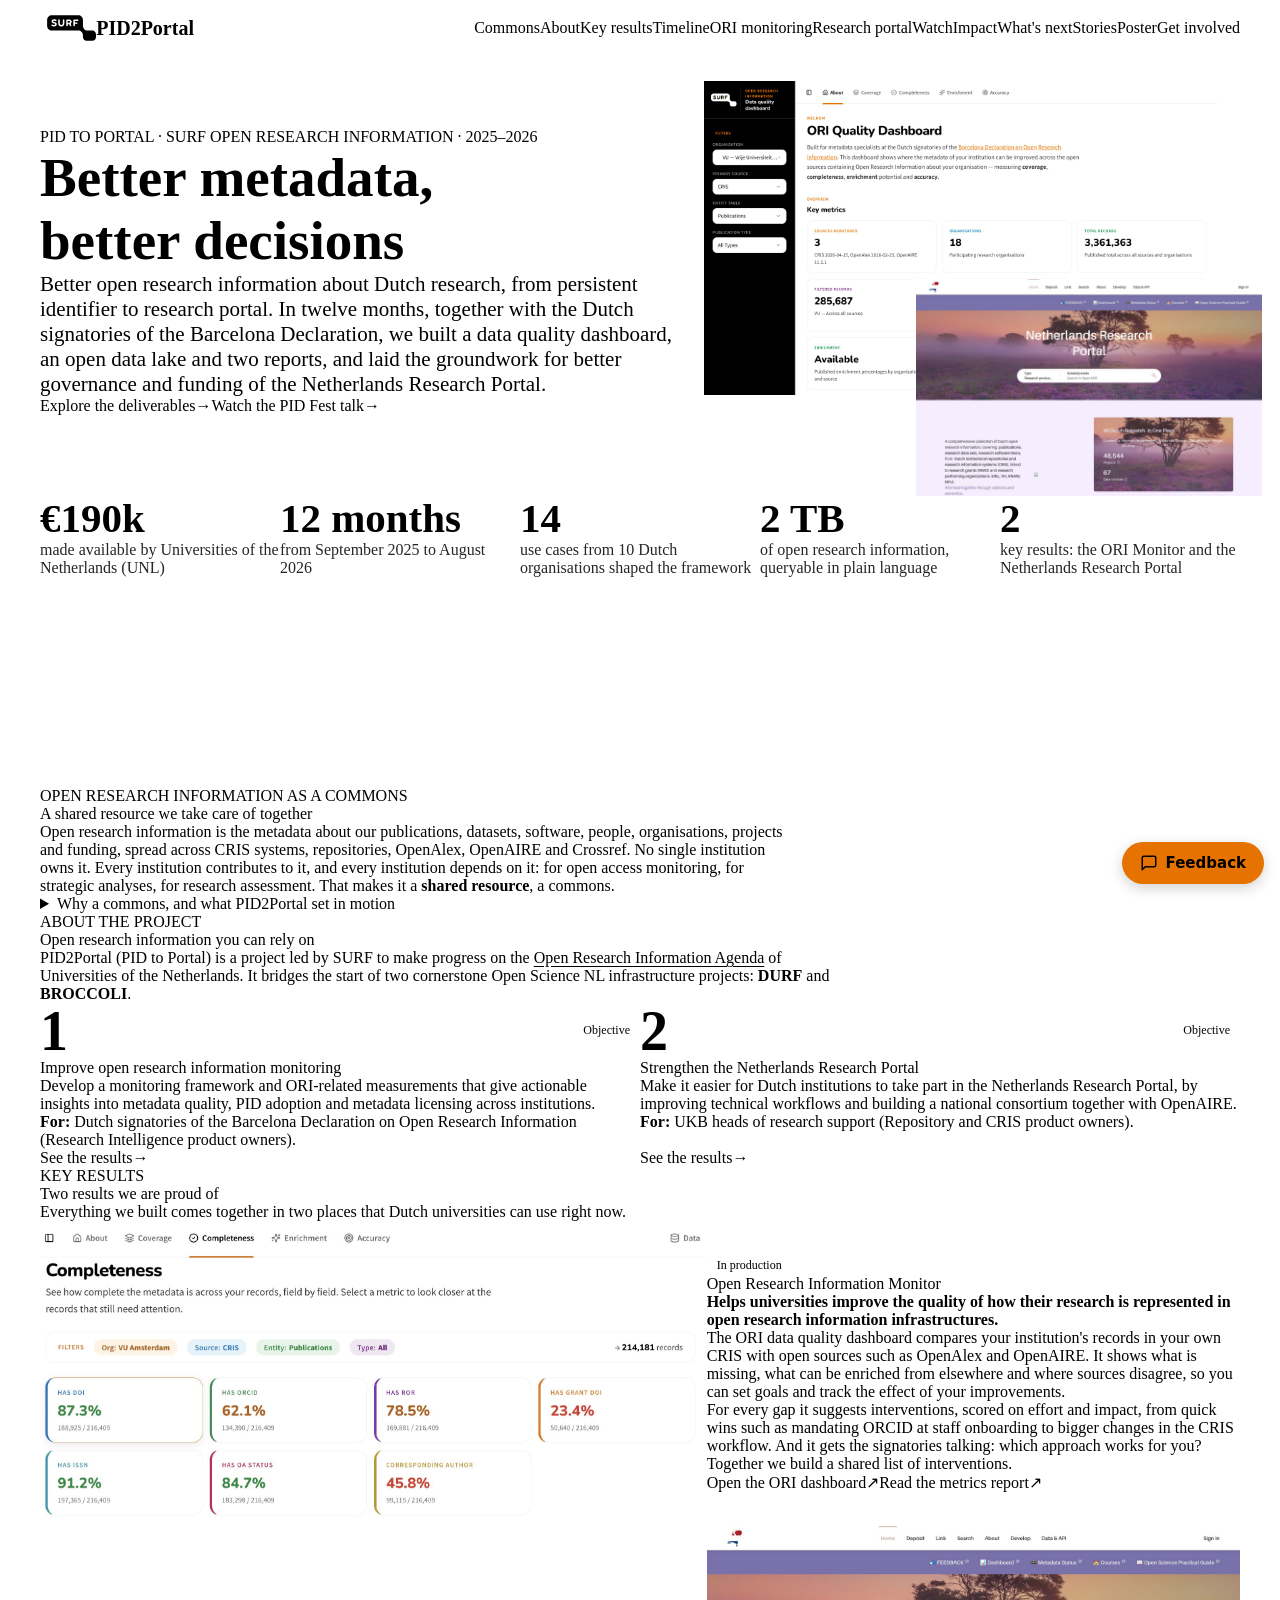
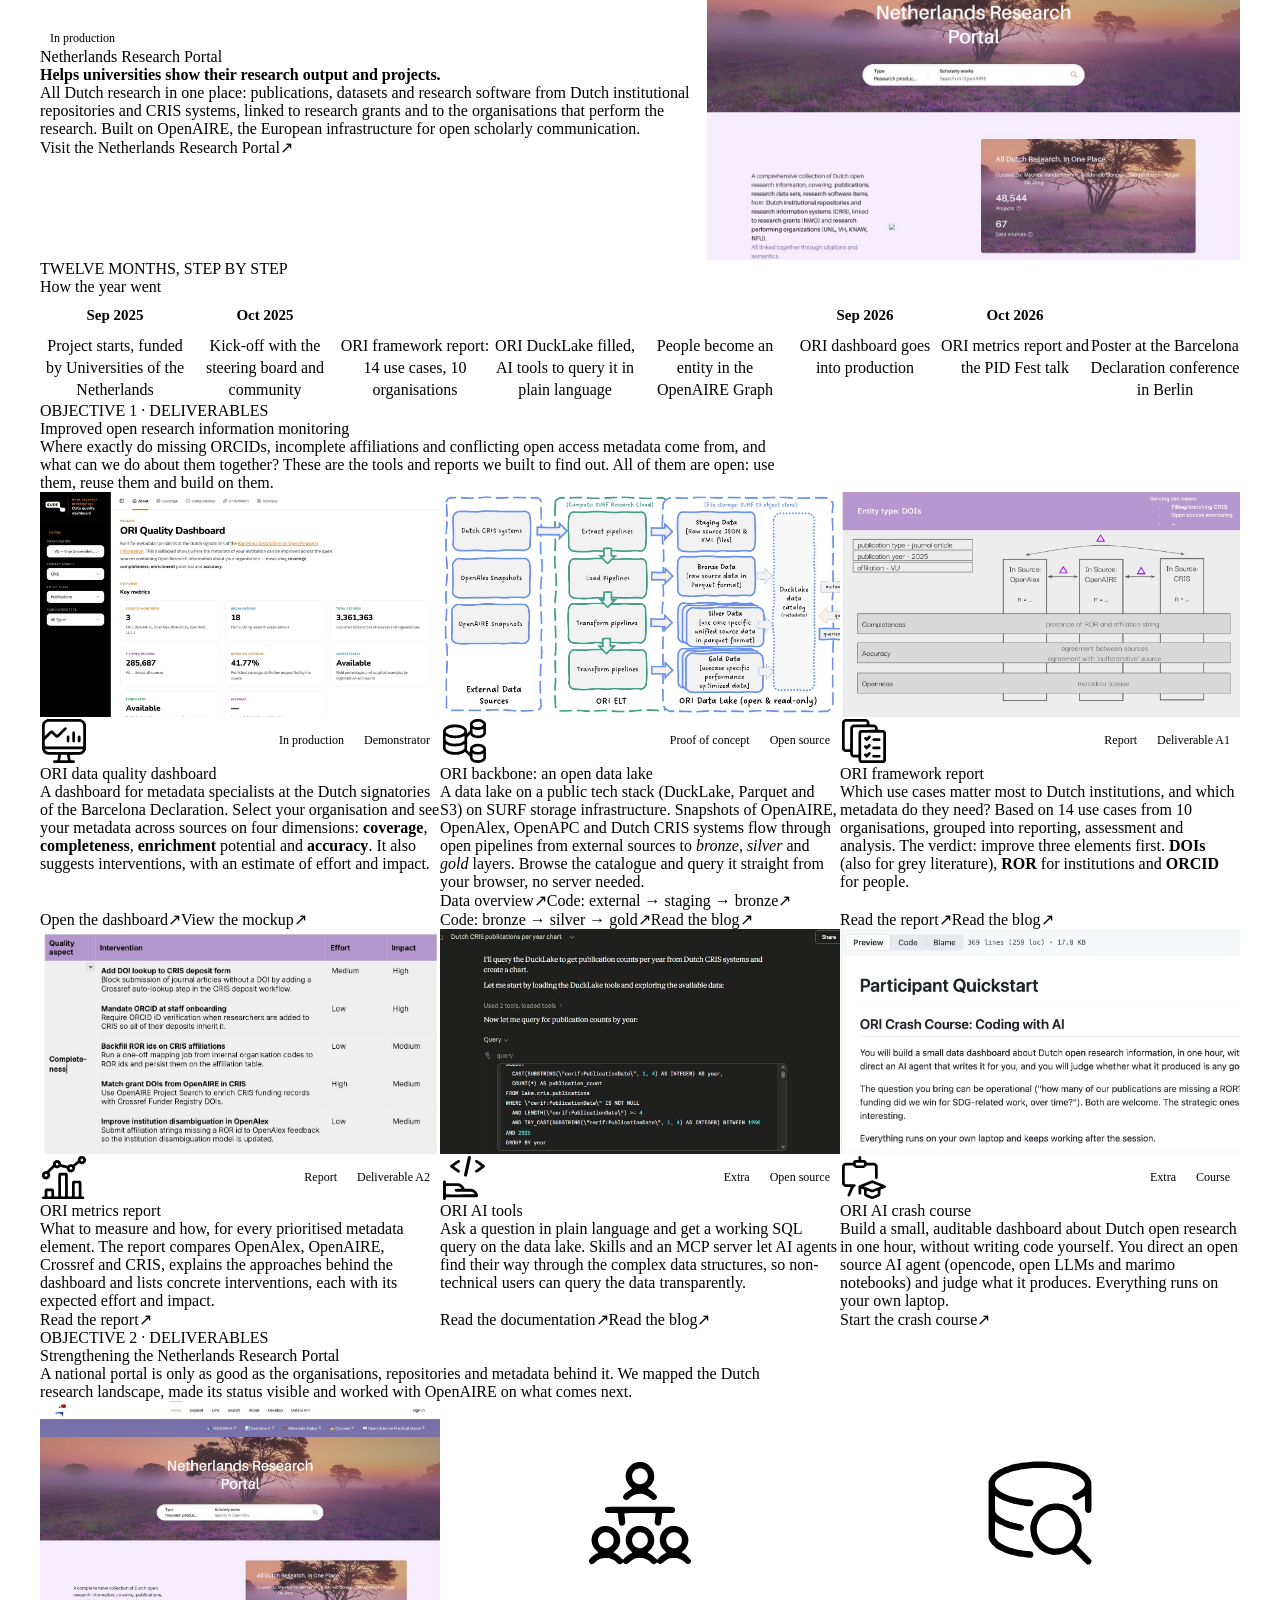
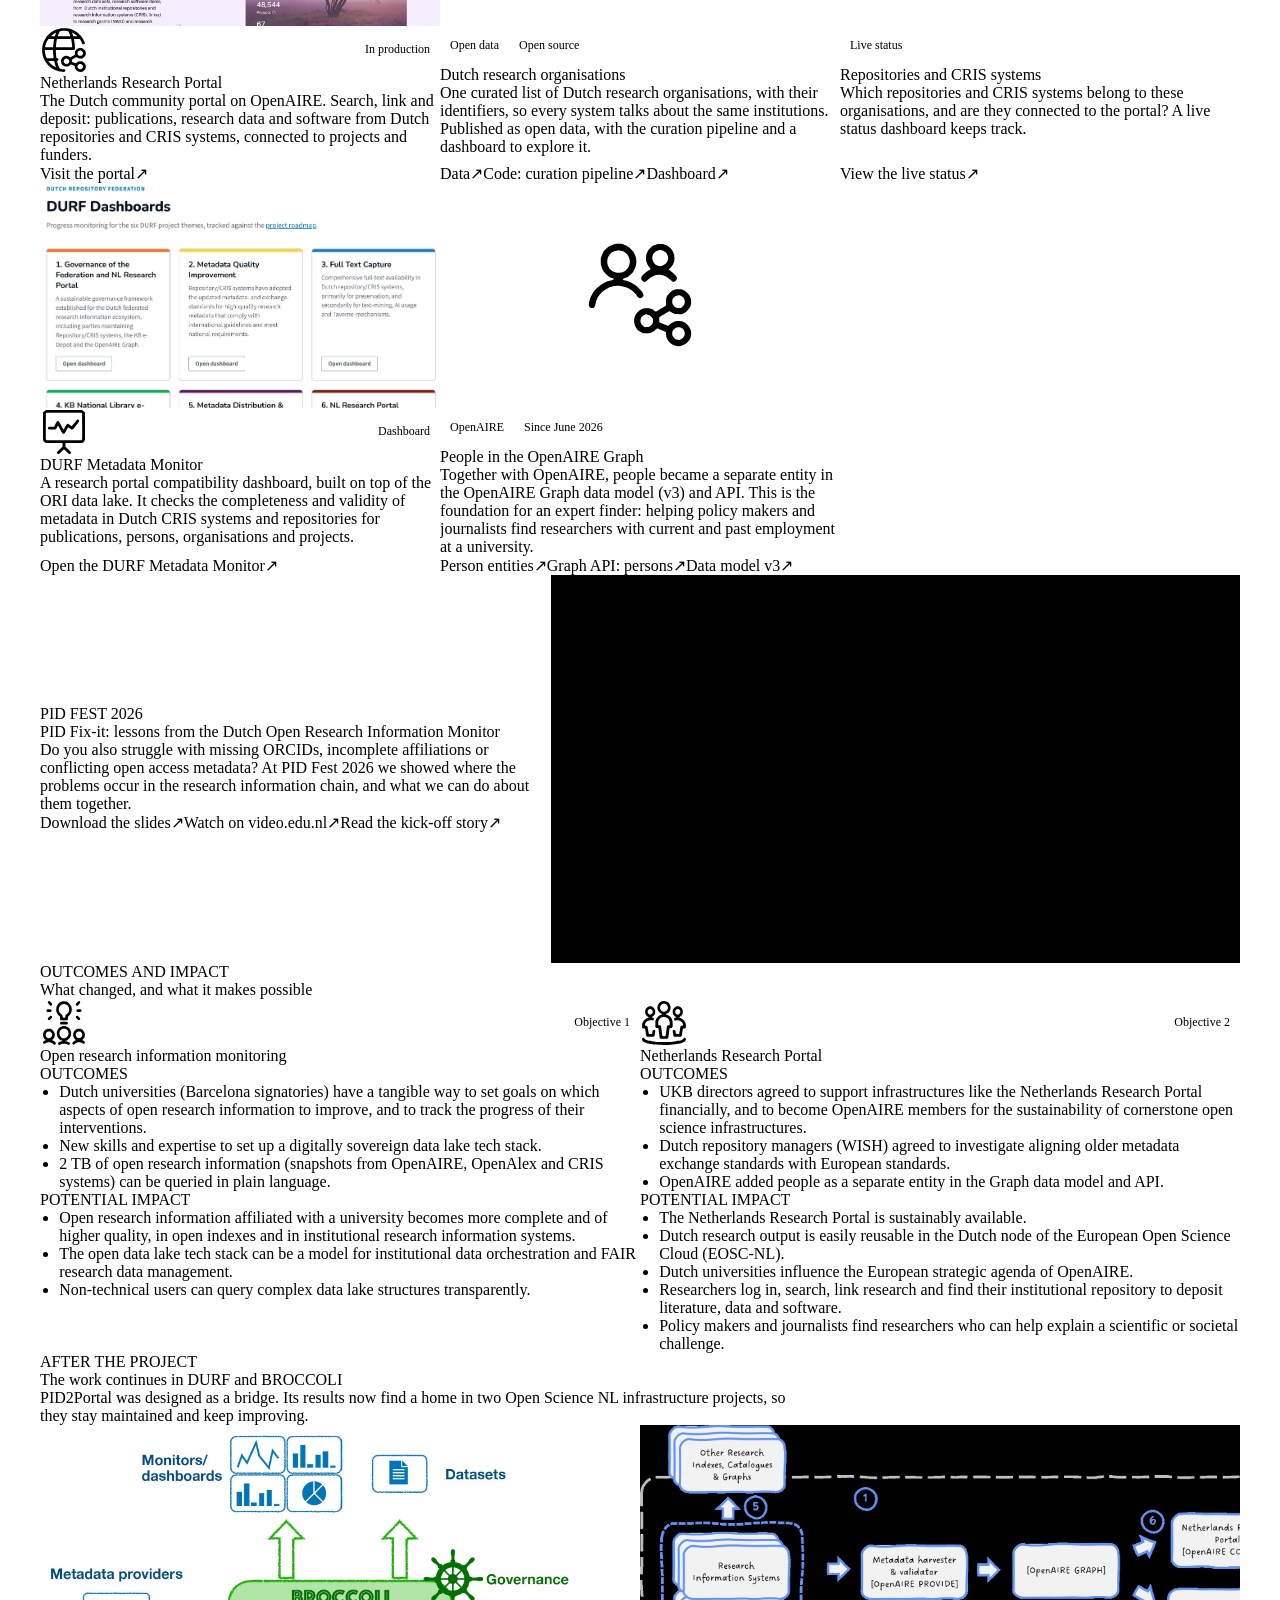
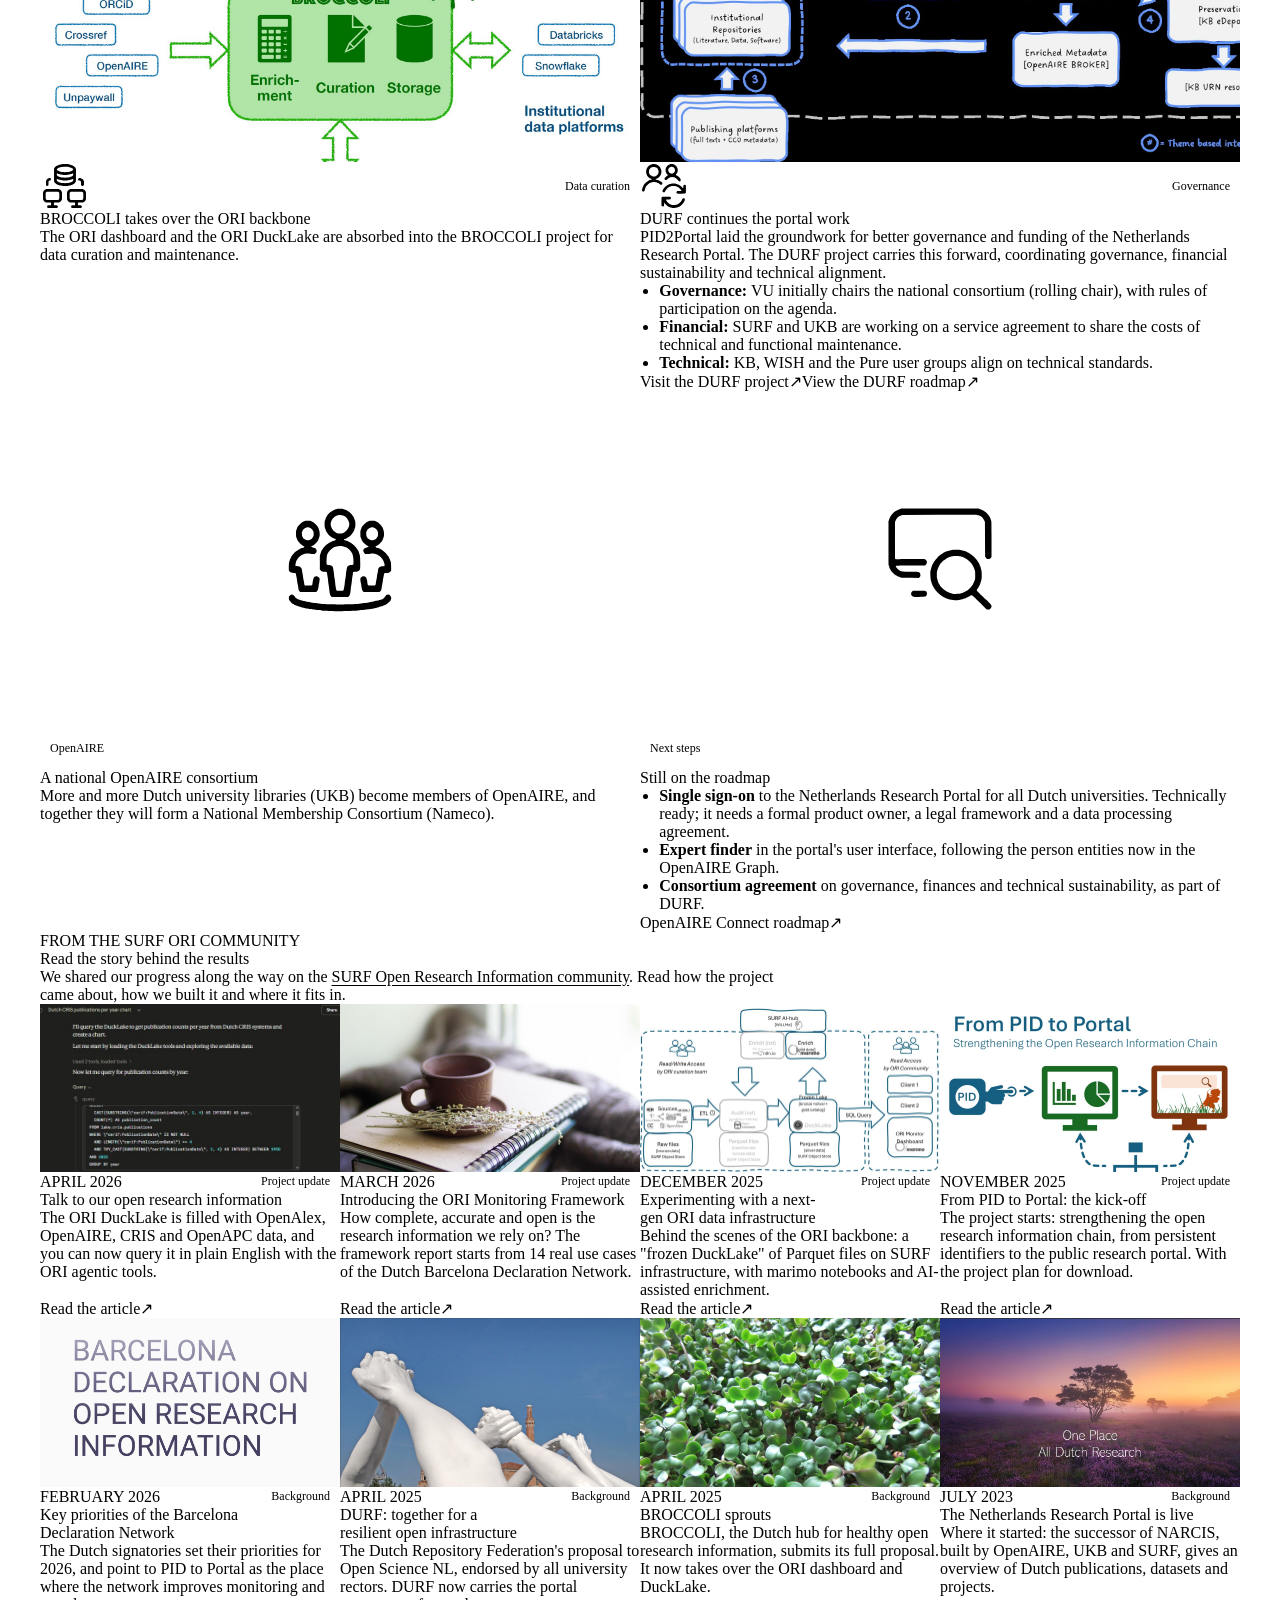
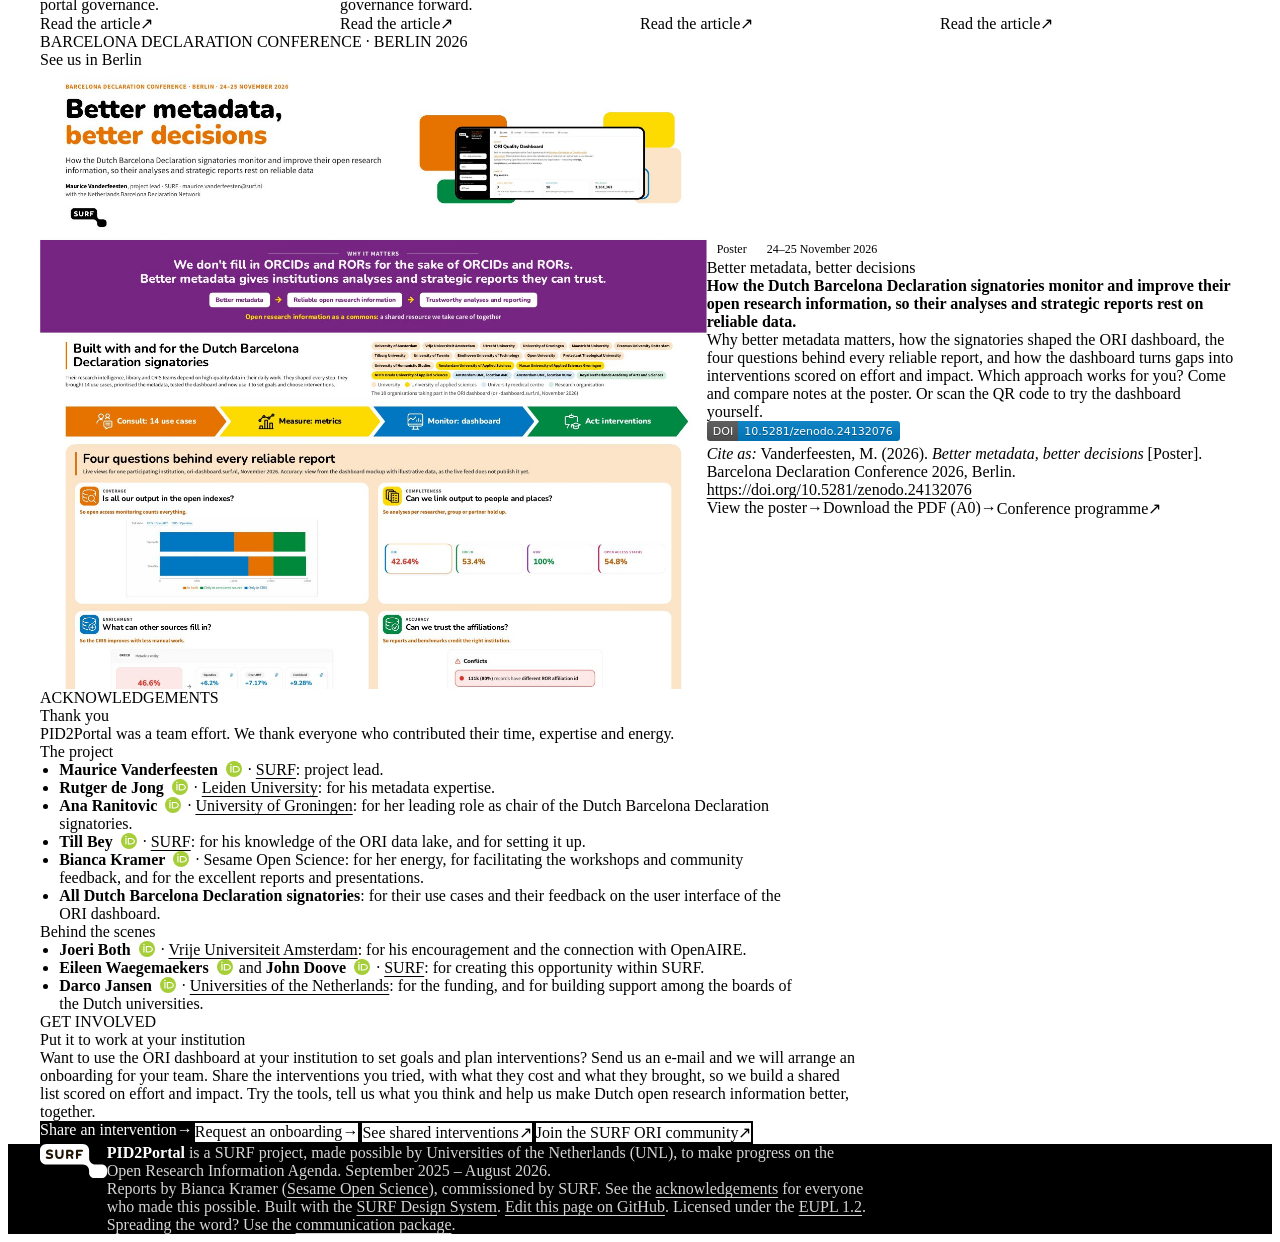
<file: index.html>
<!doctype html>
<html lang="en">
<head>
<meta charset="utf-8">
<meta name="viewport" content="width=device-width, initial-scale=1">
<title>PID2Portal</title>
<meta name="description" content="PID2Portal (PID to Portal): better Dutch open research information, from persistent identifier to research portal. A SURF project funded by Universities of the Netherlands, 2025–2026.">
<meta property="og:title" content="PID2Portal: from PID to Portal">
<meta property="og:description" content="An ORI data quality dashboard, an open data lake, two reports and the Netherlands Research Portal. See what we built and put it to work.">
<meta property="og:image" content="https://surf-ori.github.io/pid2portal-project/assets/img/comms/header-1200x630.jpg">
<meta property="og:image:width" content="1200">
<meta property="og:image:height" content="630">
<meta name="twitter:card" content="summary_large_image">
<meta property="og:type" content="website">

<!-- SURF Design System: theme script first (no flash of the wrong theme), then tokens, Oat + SURF theme, Oat's script. -->
<script src="https://surf-ori.github.io/surf-design-system/components/lib/surf-theme.js"></script>
<script>window.SURFTheme && SURFTheme.init()</script>
<link rel="stylesheet" href="https://surf-ori.github.io/surf-design-system/tokens.css">
<link rel="stylesheet" href="https://surf-ori.github.io/surf-design-system/components/bundle.css">
<script src="https://surf-ori.github.io/surf-design-system/components/lib/oat.min.js" defer></script>

<link rel="stylesheet" href="assets/site.css">
<link rel="icon" href="assets/img/surf-logo.svg">

<script src="assets/vendor/marked-12.0.2.min.js" defer></script>
<script src="assets/site.js" defer></script>
<script src="assets/feedback.js" defer></script>
</head>
<body>
<a class="skip" href="#main">Skip to content</a>

<header class="topbar">
  <div class="topbar-inner">
    <a class="brand" href="#top" aria-label="PID2Portal, back to top">
      <img class="logo logo-light" src="assets/img/surf-logo.svg" alt="SURF">
      <img class="logo logo-dark" src="assets/img/SURF_diap.svg" alt="SURF">
      <span class="brand-name">PID2Portal</span>
    </a>
    <nav class="nav" id="nav" aria-label="Sections"></nav>
    <surf-theme-toggle compact label-light="Light" label-system="System" label-dark="Dark"></surf-theme-toggle>
  </div>
</header>

<main id="main">
  <div id="top"></div>
  <div id="sections" aria-live="polite">
    <p class="loading">Loading…</p>
  </div>
</main>

<footer class="site-footer">
  <div class="wrap footer-inner">
    <img class="footer-logo" src="assets/img/SURF_diap.svg" alt="SURF">
    <div id="footer" class="footer-text"></div>
  </div>
</footer>

<noscript><div class="wrap"><p>This page needs JavaScript to render its content. The texts are also readable on GitHub in the <a href="https://github.com/surf-ori/pid2portal-project/tree/main/content">content folder</a>.</p></div></noscript>
</body>
</html>
</file>
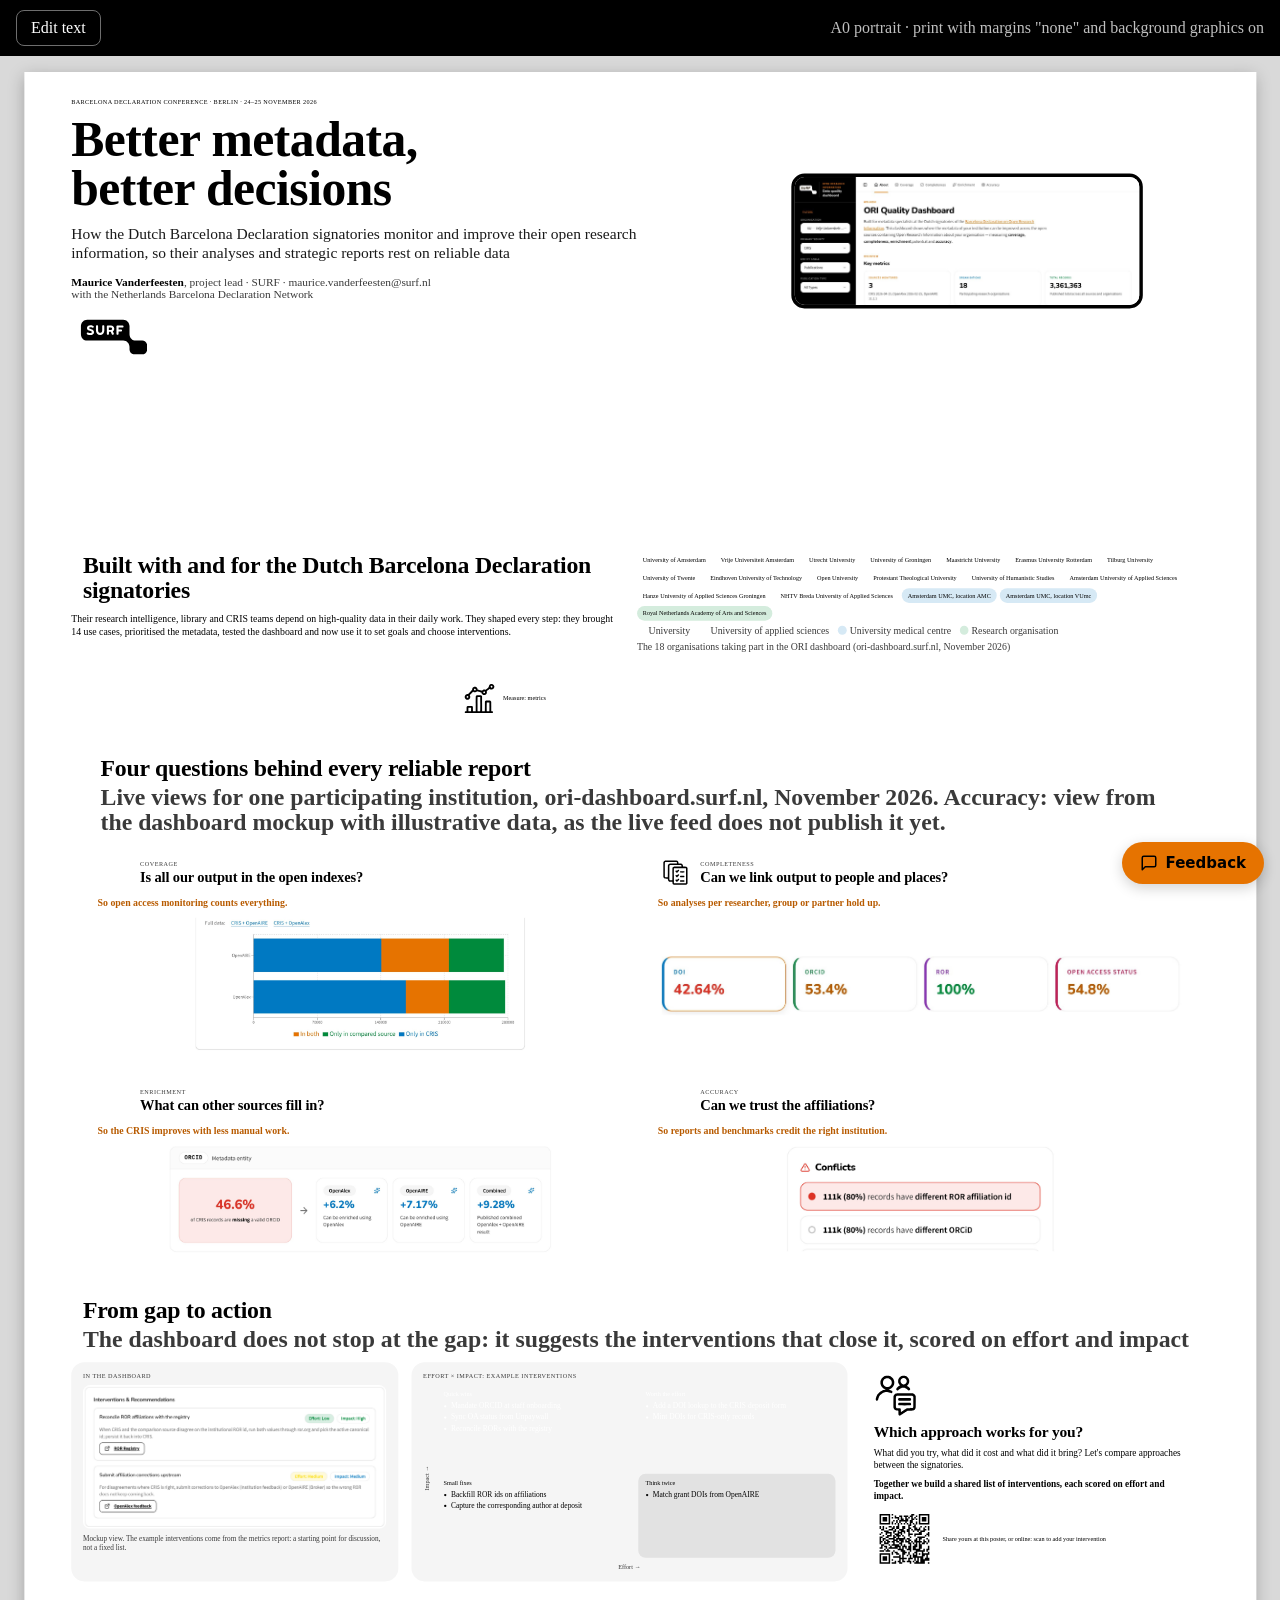
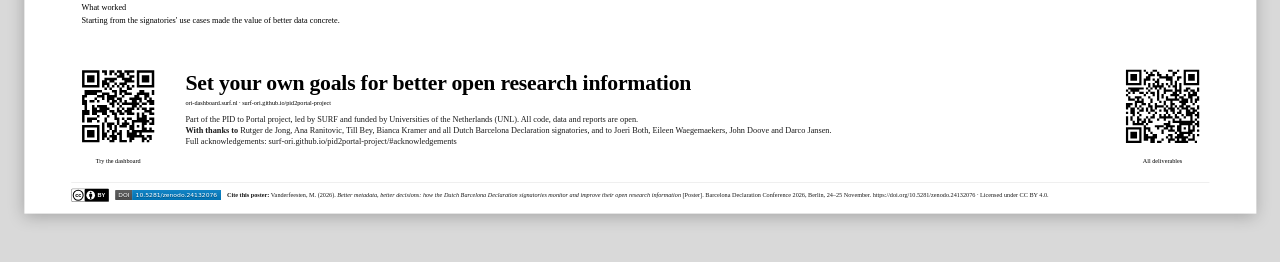
<file: poster/index.html>
<!doctype html>
<html lang="en">
<head>
<meta charset="utf-8">
<meta name="viewport" content="width=device-width, initial-scale=1">
<title>ORI Quality Monitor poster</title>
<!--
  Poster for the Barcelona Declaration conference, Berlin, 24–25 November 2026:
  "ORI Quality Monitoring: lessons from monitoring and improving the quality of Dutch open research information".
  Size: A0 portrait (841 × 1189 mm). Change --poster-w / --poster-h and @page below for another size.
  Style: compositions from the SURF presentation template (cover blocks, ambition slide, process chevrons,
  coloured tiles, timeline with year pills, "thank you" panel).

  Editing:
  - Edit the text straight in this file (each block is marked with a comment),
    or open the page and click "Edit text" to type on the poster itself.
  - "Save as PDF" opens the print dialog: choose "Save as PDF", paper size A0 (or custom 841 × 1189 mm),
    margins none, background graphics on.
  - Images come from ../assets/img/ and pictograms from ../assets/icons/.
    QR codes: qr-ori-dashboard.svg (dashboard), qr-pid2portal.svg (project website).
  - The four dashboard screenshots stretch or shrink to fill the space that is left, so the poster stays one page.
-->
<script src="https://surf-ori.github.io/surf-design-system/components/lib/surf-theme.js"></script>
<link rel="stylesheet" href="https://surf-ori.github.io/surf-design-system/tokens.css">
<style>
  /* A poster is printed: always the light theme. */
  :root {
    --poster-w: 841mm; --poster-h: 1189mm; --pad: 32mm; --gap: 14mm;
    --orange: var(--surf-orange); --yellow: var(--surf-yellow); --blue: var(--surf-blue);
    --green: var(--surf-green-dark); --purple: var(--surf-purple); --peach: var(--surf-orange-100);
  }
  @page { size: 841mm 1189mm; margin: 0; }

  * { box-sizing: border-box; }
  html, body { margin: 0; }
  body { background: #d9d9d9; font-family: var(--font-body); color: #000; -webkit-print-color-adjust: exact; print-color-adjust: exact; }

  /* screen preview: scale the A0 sheet to the window */
  .stage { padding: 72px 24px 48px; display: flex; justify-content: center; }
  .scaler { transform-origin: top center; }
  .poster {
    width: var(--poster-w); height: var(--poster-h); background: #fff; overflow: hidden;
    display: flex; flex-direction: column; position: relative;
    box-shadow: 0 10px 40px rgba(0,0,0,.25);
  }
  @media print {
    body { background: #fff; }
    .stage { padding: 0; display: block; }
    .scaler { transform: none !important; height: auto !important; }
    .poster { box-shadow: none; }
  }
  .toolbar { position: fixed; top: 0; left: 0; right: 0; z-index: 10; display: flex; gap: 8px; align-items: center; padding: 10px 16px; background: #000; color: #fff; font: 600 14px/1.2 var(--font-body); }
  .toolbar button { font: inherit; padding: 8px 14px; border-radius: 8px; border: 0; cursor: pointer; background: var(--orange); color: #000; }
  .toolbar button.alt { background: transparent; color: #fff; border: 1px solid #6e6e6e; }
  .toolbar .hint { margin-left: auto; font-weight: 400; opacity: .75; }
  @media print { .toolbar { display: none !important; } }
  [contenteditable="true"] :hover { outline: 2px dashed var(--orange); outline-offset: 4px; }

  h1, h2, h3, .num { font-family: var(--font-display); letter-spacing: -0.01em; margin: 0; }
  p { margin: 0 0 4mm; }
  b, strong { font-weight: 700; }
  .icon { width: 34mm; height: 34mm; object-fit: contain; display: block; }

  /* template title: thin orange bar before the title */
  .bar-title { font-size: 46pt; line-height: 1.05; padding-left: 8mm; border-left: 2.2mm solid var(--orange); margin-bottom: 9mm; }
  .bar-title small { display: block; font: 600 20pt/1.3 var(--font-body); color: #3a3a3a; margin-top: 3mm; letter-spacing: 0; }

  /* ---------- 1. cover: title + composition of rounded blocks ---------- */
  .cover { position: relative; padding: 18mm var(--pad) 10mm; display: grid; grid-template-columns: 1fr 330mm; gap: 12mm; align-items: center; }
  .eyebrow { font: 700 22pt/1.2 var(--font-body); letter-spacing: .06em; text-transform: uppercase; color: var(--orange); margin-bottom: 7mm; }
  .cover h1 { font-size: 96pt; font-weight: 900; line-height: .98; }
  .cover h1 .accent { color: var(--orange); }
  .cover .sub { font-size: 30pt; line-height: 1.22; margin-top: 8mm; color: #1a1a1a; }
  .authors { font-size: 22pt; margin-top: 9mm; color: #3a3a3a; }
  .authors strong { color: #000; }
  .cover .logo { width: 52mm; margin-top: 6mm; display: block; }
  .collage { position: relative; height: 115mm; }
  .collage > * { position: absolute; border-radius: 9mm; }
  .collage .b-orange { left: 0; top: 4mm; width: 110mm; height: 70mm; background: var(--orange); }
  .collage .b-yellow { right: 8mm; top: 0; width: 90mm; height: 45mm; background: var(--yellow); }
  .collage .b-green  { left: 22mm; bottom: 0; width: 100mm; height: 30mm; background: var(--green); }
  .collage .b-peach  { right: 0; bottom: 0; width: 60mm; height: 70mm; background: var(--peach); }
  .collage .b-blue   { right: 40mm; bottom: 5mm; width: 50mm; height: 40mm; border: 2mm solid var(--blue); background: transparent; }
  .collage .shot { left: 34mm; top: 14mm; width: 240mm; height: 92mm; overflow: hidden; border: 2.5mm solid #000; background: #fff; }
  .collage .shot img { width: 100%; height: 100%; object-fit: cover; object-position: top left; display: block; }

  /* ---------- 2. ambition (template: purple ambition slide) ---------- */
  .ambition { background: var(--purple); color: #fff; padding: 12mm var(--pad) 14mm; text-align: center; }
  .label { display: flex; align-items: center; justify-content: center; gap: 10mm; font: 700 22pt/1 var(--font-body); letter-spacing: .08em; text-transform: uppercase; margin-bottom: 8mm; }
  .label::before, .label::after { content: ""; width: 90mm; height: .6mm; background: currentColor; opacity: .8; }
  .ambition .statement { font-family: var(--font-display); font-weight: 800; font-size: 44pt; line-height: 1.15; max-width: 700mm; margin: 0 auto 6mm; }
  .ambition p { font-size: 22pt; line-height: 1.35; max-width: 640mm; margin: 0 auto; opacity: .95; }

  .chain { display: flex; justify-content: center; align-items: center; gap: 6mm; margin-top: 8mm; flex-wrap: wrap; }
  .chain span { background: #fff; color: var(--purple); font: 800 22pt/1.1 var(--font-display); padding: 5mm 8mm; border-radius: 4mm; }
  .ambition .commons { margin: 7mm auto 0; font: 600 24pt/1.3 var(--font-body); color: #fff; opacity: 1; }
  .ambition .commons b { color: var(--yellow); font-family: var(--font-display); font-weight: 800; }
  .chain i { font: 900 30pt/1 var(--font-display); font-style: normal; color: var(--yellow); }
  .signatories { padding: 12mm var(--pad) 0; display: grid; grid-template-columns: 1fr 1.05fr; gap: 8mm var(--gap); align-items: start; }
  .sig-strip { grid-column: 1 / -1; }
  .strip .arrow { height: 24mm; font-size: 22pt; }
  .strip .arrow img { width: 18mm; height: 18mm; }
  .signatories p { font-size: 19pt; line-height: 1.35; }
  .signatories .bar-title { margin-bottom: 6mm; }
  .members { list-style: none; margin: 0 0 2mm; padding: 0; display: flex; flex-wrap: wrap; gap: 2.2mm; }
  .members li { font: 700 14pt/1 var(--font-body); padding: 2.6mm 4mm; border-radius: 99mm; background: var(--peach); }
  .members .m-uni, .legend .m-uni::before { background: var(--peach); }
  .members .m-hbo, .legend .m-hbo::before { background: var(--yellow); }
  .members .m-umc, .legend .m-umc::before { background: #d6e9f5; }
  .members .m-oth, .legend .m-oth::before { background: #d4ecdd; }
  .legend { display: flex; flex-wrap: wrap; gap: 6mm; margin: 0 0 2mm; font-size: 14pt; color: #3a3a3a; }
  .legend span { display: inline-flex; align-items: center; gap: 2mm; }
  .legend span::before { content: ""; width: 6mm; height: 6mm; border-radius: 99mm; }
  .note { font-size: 14pt; color: #3a3a3a; }
  .why { display: block; color: #b85b00; font-size: 19pt; }

  /* ---------- 3. process chevrons (template: "Process – 4 steps") ---------- */
  .process { padding: 13mm var(--pad) 0; }
  .chevrons { display: grid; grid-template-columns: repeat(4, 1fr); }
  .chev { text-align: center; }
  .chev .arrow img { width: 22mm; height: 22mm; filter: invert(1); margin-right: 5mm; }
  .chev:nth-child(2) .arrow img { filter: none; }
  .chev .arrow {
    height: 38mm; display: flex; align-items: center; justify-content: center; margin-right: -9mm;
    font: 800 28pt/1 var(--font-display); color: #fff;
    clip-path: polygon(0 0, calc(100% - 15mm) 0, 100% 50%, calc(100% - 15mm) 100%, 0 100%, 15mm 50%);
  }
  .chev:first-child .arrow { clip-path: polygon(0 0, calc(100% - 15mm) 0, 100% 50%, calc(100% - 15mm) 100%, 0 100%); }
  .chev:nth-child(1) .arrow { background: var(--orange); }
  .chev:nth-child(2) .arrow { background: var(--yellow); color: #000; }
  .chev:nth-child(3) .arrow { background: var(--blue); }
  .chev:nth-child(4) .arrow { background: var(--green); }
  .chev h3 { font-size: 22pt; margin: 6mm 6mm 2mm; }
  .chev p { font-size: 18pt; line-height: 1.32; margin: 0 7mm 2mm; }
  .chev .ref { font-size: 14pt; color: #3a3a3a; }

  /* ---------- 4. four questions on a peach panel ---------- */
  .dims { margin: 10mm var(--pad) 0; padding: 10mm 12mm 12mm; background: var(--peach); border-radius: 12mm; flex: 1 1 auto; display: flex; flex-direction: column; min-height: 0; }
  .dim-grid { display: grid; grid-template-columns: 1fr 1fr; grid-template-rows: 1.15fr 1fr; gap: 9mm 12mm; flex: 1 1 0; min-height: 0; }
  .dim { display: flex; flex-direction: column; min-height: 0; background: #fff; border-radius: 9mm; padding: 5mm 6mm 5mm; }
  .dim-head { display: flex; gap: 5mm; align-items: center; }
  .chip { flex: none; width: 24mm; height: 24mm; border-radius: 6mm; display: grid; place-items: center; }
  .chip img { width: 18mm; height: 18mm; filter: invert(1); }
  .dim:nth-child(1) .chip { background: var(--orange); }
  .dim:nth-child(2) .chip { background: var(--yellow); } .dim:nth-child(2) .chip img { filter: none; }
  .dim:nth-child(3) .chip { background: var(--blue); }
  .dim:nth-child(4) .chip { background: var(--green); }
  .dim .kicker { font: 700 16pt/1 var(--font-body); text-transform: uppercase; letter-spacing: .08em; color: #3a3a3a; }
  .dim h3 { font-size: 28pt; line-height: 1.1; margin-top: 1.5mm; }
  .dim p { font-size: 17pt; line-height: 1.35; margin: 4mm 0 4mm; color: #1a1a1a; }
  .shot-frame { flex: 1 1 0; min-height: 35mm; display: flex; border: 0; border-radius: 6mm; overflow: hidden; background: #fff; margin: 0; }
  .shot-frame img { width: 100%; height: 100%; object-fit: contain; object-position: center; display: block; }

  /* ---------- 5. from gap to action ---------- */
  .action { padding: 12mm var(--pad) 0; }
  .action .bar-title { margin-bottom: 7mm; }
  .action-grid { display: grid; grid-template-columns: 0.75fr 1fr 0.8fr; gap: 9mm; align-items: stretch; }
  .act-card { background: #f5f5f5; border-radius: 9mm; padding: 7mm 8mm; display: flex; flex-direction: column; }
  .kicker { font: 700 16pt/1 var(--font-body); text-transform: uppercase; letter-spacing: .08em; color: #3a3a3a; margin-bottom: 4mm; }
  .act-shot { margin: 0; background: #fff; border-radius: 5mm; overflow: hidden; }
  .act-shot img { display: block; width: 100%; }
  .act-card .note { margin-top: 4mm; }
  .matrix { position: relative; display: grid; grid-template-columns: 1fr 1fr; grid-template-rows: 1fr 1fr; gap: 3mm; padding: 0 0 9mm 9mm; flex: 1; }
  .ax { position: absolute; font: 700 15pt/1 var(--font-body); color: #3a3a3a; }
  .ax-x { bottom: 0; left: 50%; transform: translateX(-50%); }
  .ax-y { left: 0; top: 50%; transform: translate(-50%, -50%) rotate(-90deg); transform-origin: center; margin-left: 3mm; }
  .q { border-radius: 5mm; padding: 4mm 5mm; }
  .q b { display: block; font: 800 19pt/1.1 var(--font-display); margin-bottom: 2mm; }
  .q ul { margin: 0; padding-left: 5mm; }
  .q li { font-size: 14.5pt; line-height: 1.3; margin-bottom: 1mm; }
  .q-win { background: var(--green); color: #fff; }        /* low effort, high impact: top left */
  .q-big { background: var(--blue); color: #fff; }         /* high effort, high impact: top right */
  .q-easy { background: var(--yellow); }                   /* low effort, lower impact: bottom left */
  .q-later { background: #e2e2e2; }                        /* high effort, lower impact: bottom right */
  .act-call { background: var(--yellow); border-radius: 9mm; padding: 8mm 9mm; display: flex; flex-direction: column; }
  .act-call .icon { width: 30mm; height: 30mm; margin-bottom: 4mm; }
  .act-call h3 { font-size: 30pt; line-height: 1.08; margin-bottom: 4mm; }
  .act-call p { font-size: 18pt; line-height: 1.35; }
  .act-call .cta { margin-top: auto; display: flex; gap: 5mm; align-items: center; }
  .act-call .cta img { width: 42mm; height: 42mm; background: #fff; border-radius: 3mm; padding: 2mm; flex: none; }
  .act-call .cta p { margin: 0; font: 800 18pt/1.2 var(--font-display); }

  /* ---------- 6. reflections, slim ---------- */
  .reflect-row { padding: 9mm var(--pad) 0; display: grid; grid-template-columns: repeat(3, 1fr); gap: 7mm; }
  .r { border-radius: 6mm; padding: 5mm 7mm; font-size: 16pt; line-height: 1.32; }
  .r b { display: block; font: 800 20pt/1.1 var(--font-display); margin-bottom: 1.5mm; }
  .r-yellow { background: var(--peach); }
  .r-orange { background: var(--orange); color: #fff; }
  .r-green { background: var(--green); color: #fff; }

  /* ---------- 6. timeline with year pills (template: "Timeline") ---------- */
  .timeline { padding: 11mm var(--pad) 0; }
  .tl { position: relative; display: grid; grid-template-columns: repeat(6, 1fr); text-align: center; }
  .tl::before { content: ""; position: absolute; left: 0; right: 0; top: 9mm; height: .8mm; background: #9b9b9b; }
  .tl div { position: relative; }
  .pill { display: inline-block; font: 800 16pt/1 var(--font-display); color: #fff; padding: 5mm 6mm; border-radius: 3mm; }
  .tl div:nth-child(5n+1) .pill { background: var(--orange); }
  .tl div:nth-child(5n+2) .pill { background: var(--yellow); color: #000; }
  .tl div:nth-child(5n+3) .pill { background: var(--blue); }
  .tl div:nth-child(5n+4) .pill { background: var(--green); }
  .tl div:nth-child(5n+5) .pill { background: var(--purple); }
  .tl p { font-size: 15pt; line-height: 1.3; margin: 3mm 3mm 0; }

  /* ---------- 7. closing panel (template: "Thank you" on yellow) ---------- */
  .foot { margin-top: 10mm; background: var(--yellow); padding: 8mm var(--pad); display: grid; grid-template-columns: auto 1fr auto; gap: 14mm; align-items: center; }
  .qr { width: 64mm; text-align: center; }
  .qr img { display: block; width: 100%; background: #fff; border-radius: 6mm; padding: 4mm; }
  .qr span { display: block; font: 800 18pt/1.2 var(--font-display); margin-top: 3mm; }
  .foot h2 { font-size: 42pt; line-height: 1.05; }
  .foot .url { font: 700 24pt/1.3 var(--font-body); margin: 4mm 0 0; }
  .foot .small { font-size: 16pt; color: #1a1a1a; margin-top: 5mm; line-height: 1.35; }
  .foot .logo { width: 60mm; margin-top: 6mm; display: block; }
  .cite { grid-column: 1 / -1; display: flex; align-items: center; gap: 4mm; margin: -2mm 0 0; padding-top: 4mm; border-top: .4mm solid rgba(0,0,0,.25); font-size: 12pt; line-height: 1.3; color: #1a1a1a; }
  .cite img { width: 26mm; height: auto; flex: none; }
  .cite img.doi { width: auto; height: 7.5mm; }
</style>
</head>
<body>

<div class="toolbar">
  <button id="edit" class="alt" type="button" aria-pressed="false">Edit text</button>
  <button id="print" type="button">Save as PDF</button>
  <span class="hint">A0 portrait · print with margins "none" and background graphics on</span>
</div>

<div class="stage"><div class="scaler" id="scaler">
<article class="poster" id="poster">

  <!-- ===== 1. COVER ===== -->
  <header class="cover">
    <div>
      <p class="eyebrow">Barcelona Declaration Conference · Berlin · 24–25 November 2026</p>
      <h1>Better metadata,<br><span class="accent">better decisions</span></h1>
      <p class="sub">How the Dutch Barcelona Declaration signatories monitor and improve their open research information, so their analyses and strategic reports rest on reliable data</p>
      <p class="authors"><strong>Maurice Vanderfeesten</strong>, project lead · SURF · maurice.vanderfeesten@surf.nl<br>with the Netherlands Barcelona Declaration Network</p>
      <img class="logo" src="../assets/img/surf-logo.svg" alt="SURF">
    </div>
    <div class="collage" aria-hidden="true">
      <span class="b-yellow"></span>
      <span class="b-orange"></span>
      <span class="b-peach"></span>
      <span class="b-green"></span>
      <span class="b-blue"></span>
      <figure class="shot"><img src="../assets/img/ori-dashboard.jpg" alt=""></figure>
    </div>
  </header>

  <!-- ===== 2. WHY IT MATTERS ===== -->
  <section class="ambition">
    <p class="label">Why it matters</p>
    <p class="statement">We don't fill in ORCIDs and RORs for the sake of ORCIDs and RORs.<br>Better metadata gives institutions analyses and strategic reports they can trust.</p>
    <div class="chain">
      <span>Better metadata</span><i aria-hidden="true">→</i><span>Reliable open research information</span><i aria-hidden="true">→</i><span>Trustworthy analyses and reporting</span>
    </div>
    <p class="commons"><b>Open research information as a commons:</b> a shared resource we take care of together</p>
  </section>

  <!-- ===== 2b. THE SIGNATORIES ===== -->
  <section class="signatories">
    <div>
      <h2 class="bar-title">Built with and for the Dutch Barcelona Declaration signatories</h2>
      <p>Their research intelligence, library and CRIS teams depend on high-quality data in their daily work. They shaped every step: they brought 14 use cases, prioritised the metadata, tested the dashboard and now use it to set goals and choose interventions.</p>
    </div>
    <div>
      <ul class="members">
        <li class="m-uni">University of Amsterdam</li>
        <li class="m-uni">Vrije Universiteit Amsterdam</li>
        <li class="m-uni">Utrecht University</li>
        <li class="m-uni">University of Groningen</li>
        <li class="m-uni">Maastricht University</li>
        <li class="m-uni">Erasmus University Rotterdam</li>
        <li class="m-uni">Tilburg University</li>
        <li class="m-uni">University of Twente</li>
        <li class="m-uni">Eindhoven University of Technology</li>
        <li class="m-uni">Open University</li>
        <li class="m-uni">Protestant Theological University</li>
        <li class="m-uni">University of Humanistic Studies</li>
        <li class="m-hbo">Amsterdam University of Applied Sciences</li>
        <li class="m-hbo">Hanze University of Applied Sciences Groningen</li>
        <li class="m-hbo">NHTV Breda University of Applied Sciences</li>
        <li class="m-umc">Amsterdam UMC, location AMC</li>
        <li class="m-umc">Amsterdam UMC, location VUmc</li>
        <li class="m-oth">Royal Netherlands Academy of Arts and Sciences</li>
      </ul>
      <p class="legend"><span class="m-uni">University</span><span class="m-hbo">University of applied sciences</span><span class="m-umc">University medical centre</span><span class="m-oth">Research organisation</span></p>
      <p class="note">The 18 organisations taking part in the ORI dashboard (ori-dashboard.surf.nl, November 2026)</p>
    </div>
    <div class="sig-strip">
    <div class="chevrons strip">
      <div class="chev"><div class="arrow"><img src="../assets/icons/collaboration-03.svg" alt="">Consult: 14 use cases</div></div>
      <div class="chev"><div class="arrow"><img src="../assets/icons/research-03.svg" alt="">Measure: metrics</div></div>
      <div class="chev"><div class="arrow"><img src="../assets/icons/research-20.svg" alt="">Monitor: dashboard</div></div>
      <div class="chev"><div class="arrow"><img src="../assets/icons/collaboration-09.svg" alt="">Act: interventions</div></div>
    </div>
    </div>
  </section>

  <!-- ===== 4. FOUR QUESTIONS ===== -->
  <section class="dims">
    <h2 class="bar-title">Four questions behind every reliable report<small>Live views for one participating institution, ori-dashboard.surf.nl, November 2026. Accuracy: view from the dashboard mockup with illustrative data, as the live feed does not publish it yet.</small></h2>
    <div class="dim-grid">
      <div class="dim">
        <div class="dim-head"><span class="chip"><img src="../assets/icons/data-10.svg" alt=""></span><div><span class="kicker">Coverage</span><h3>Is all our output in the open indexes?</h3></div></div>
        <p><b class="why">So open access monitoring counts everything.</b></p>
        <figure class="shot-frame"><img src="../assets/img/dashboard/live-coverage.jpg" alt="Coverage tab: CRIS compared with OpenAlex, Crossref and OpenAIRE"></figure>
      </div>
      <div class="dim">
        <div class="dim-head"><span class="chip"><img src="../assets/icons/research-17.svg" alt=""></span><div><span class="kicker">Completeness</span><h3>Can we link output to people and places?</h3></div></div>
        <p><b class="why">So analyses per researcher, group or partner hold up.</b></p>
        <figure class="shot-frame"><img src="../assets/img/dashboard/live-completeness-row.jpg" alt="Completeness tab: share of records per metadata field"></figure>
      </div>
      <div class="dim">
        <div class="dim-head"><span class="chip"><img src="../assets/icons/data-02.svg" alt=""></span><div><span class="kicker">Enrichment</span><h3>What can other sources fill in?</h3></div></div>
        <p><b class="why">So the CRIS improves with less manual work.</b></p>
        <figure class="shot-frame"><img src="../assets/img/dashboard/live-enrichment.jpg" alt="Enrichment tab: missing RORs that can be recovered from OpenAIRE and OpenAlex"></figure>
      </div>
      <div class="dim">
        <div class="dim-head"><span class="chip"><img src="../assets/icons/data-03.svg" alt=""></span><div><span class="kicker">Accuracy</span><h3>Can we trust the affiliations?</h3></div></div>
        <p><b class="why">So reports and benchmarks credit the right institution.</b></p>
        <figure class="shot-frame"><img src="../assets/img/dashboard/accuracy-mockup.jpg" alt="Accuracy: conflicts between CRIS and OpenAlex, such as different ROR affiliation ids"></figure>
      </div>
    </div>
  </section>

  <!-- ===== 5. FROM GAP TO ACTION: interventions ===== -->
  <section class="action">
    <h2 class="bar-title">From gap to action<small>The dashboard does not stop at the gap: it suggests the interventions that close it, scored on effort and impact</small></h2>
    <div class="action-grid">
      <div class="act-card">
        <p class="kicker">In the dashboard</p>
        <figure class="act-shot"><img src="../assets/img/dashboard/interventions-mockup.jpg" alt="Interventions and recommendations in the dashboard: reconcile ROR affiliations with the registry (effort low, impact high), submit affiliation corrections upstream (effort medium, impact medium)"></figure>
        <p class="note">Mockup view. The example interventions come from the metrics report: a starting point for discussion, not a fixed list.</p>
      </div>
      <div class="act-card">
        <p class="kicker">Effort × impact: example interventions</p>
        <div class="matrix">
          <span class="ax ax-y">Impact →</span>
          <span class="ax ax-x">Effort →</span>
          <div class="q q-win"><b>Quick wins</b><ul><li>Mandate ORCID at staff onboarding</li><li>Sync OA status from Unpaywall</li><li>Reconcile RORs with the registry</li></ul></div>
          <div class="q q-big"><b>Worth the effort</b><ul><li>Add a DOI lookup to the CRIS deposit form</li><li>Mint DOIs for CRIS-only records</li></ul></div>
          <div class="q q-easy"><b>Small fixes</b><ul><li>Backfill ROR ids on affiliations</li><li>Capture the corresponding author at deposit</li></ul></div>
          <div class="q q-later"><b>Think twice</b><ul><li>Match grant DOIs from OpenAIRE</li></ul></div>
        </div>
      </div>
      <div class="act-call">
        <img class="icon" src="../assets/icons/collaboration-03.svg" alt="">
        <h3>Which approach works for you?</h3>
        <p>What did you try, what did it cost and what did it bring? Let's compare approaches between the signatories.</p>
        <p><b>Together we build a shared list of interventions, each scored on effort and impact.</b></p>
        <div class="cta">
          <img src="qr-share-intervention.svg" alt="QR code to share an intervention in the ORI dashboard repository">
          <p>Share yours at this poster, or online: scan to add your intervention</p>
        </div>
      </div>
    </div>
  </section>

  <!-- ===== 6. REFLECTIONS (slim) ===== -->
  <section class="reflect-row">
    <div class="r r-yellow"><b>What worked</b>Starting from the signatories' use cases made the value of better data concrete.</div>
    <div class="r r-orange"><b>What was hard</b>Accuracy has no single ground truth, and sources copy each other's errors.</div>
    <div class="r r-green"><b>What's next</b>BROCCOLI maintains the dashboard and its open data lake; DURF the governance.</div>
  </section>

  <!-- ===== 7. CLOSING PANEL ===== -->
  <footer class="foot">
    <div class="qr"><img src="qr-ori-dashboard.svg" alt="QR code to the ORI dashboard"><span>Try the dashboard</span></div>
    <div>
      <h2>Set your own goals for better open research information</h2>
      <p class="url">ori-dashboard.surf.nl · surf-ori.github.io/pid2portal-project</p>
      <p class="small">Part of the PID to Portal project, led by SURF and funded by Universities of the Netherlands (UNL). All code, data and reports are open.<br><b>With thanks to</b> Rutger de Jong, Ana Ranitovic, Till Bey, Bianca Kramer and all Dutch Barcelona Declaration signatories, and to Joeri Both, Eileen Waegemaekers, John Doove and Darco Jansen.<br>Full acknowledgements: <span style="white-space:nowrap">surf-ori.github.io/pid2portal-project/#acknowledgements</span></p>
    </div>
    <div class="qr"><img src="qr-pid2portal.svg" alt="QR code to the PID2Portal project website"><span>All deliverables</span></div>
    <!-- ===== CITATION + LICENCE ===== -->
    <p class="cite"><img src="../assets/img/cc-by.svg" alt="CC BY 4.0"><img class="doi" src="../assets/img/doi-badge-poster.svg" alt="DOI 10.5281/zenodo.24132076"><span><b>Cite this poster:</b> Vanderfeesten, M. (2026). <i>Better metadata, better decisions: how the Dutch Barcelona Declaration signatories monitor and improve their open research information</i> [Poster]. Barcelona Declaration Conference 2026, Berlin, 24–25 November. https://doi.org/10.5281/zenodo.24132076 · Licensed under CC BY 4.0.</span></p>
  </footer>

</article>
</div></div>

<script src="../assets/feedback.js" defer></script>
<script>
  (function () {
    var scaler = document.getElementById("scaler");
    var poster = document.getElementById("poster");
    function fit() {
      if (window.matchMedia("print").matches) return;
      var s = Math.min(1, (window.innerWidth - 48) / poster.offsetWidth);
      scaler.style.transform = "scale(" + s + ")";
      scaler.style.height = (poster.offsetHeight * s) + "px";
    }
    window.addEventListener("resize", fit);
    window.addEventListener("load", fit);
    fit();
    var edit = document.getElementById("edit");
    edit.addEventListener("click", function () {
      var on = poster.getAttribute("contenteditable") !== "true";
      poster.setAttribute("contenteditable", on ? "true" : "false");
      edit.setAttribute("aria-pressed", String(on));
      edit.textContent = on ? "Stop editing" : "Edit text";
    });
    document.getElementById("print").addEventListener("click", function () { window.print(); });
    window.addEventListener("beforeprint", function () { scaler.style.transform = "none"; scaler.style.height = "auto"; });
    window.addEventListener("afterprint", fit);
  })();
</script>
</body>
</html>
</file>
<file: assets/site.css>
/* PID2Portal landing page. Layout on top of the SURF Design System: colours, type,
   spacing and radii only through its tokens, so light and dark both work. */

html { scroll-behavior: smooth; scroll-padding-top: 88px; }
@media (prefers-reduced-motion: reduce) { html { scroll-behavior: auto; } }

body {
  background: var(--bg-1);
  color: var(--fg-1);
  font-family: var(--font-body);
  font-size: var(--fs-body);
  line-height: var(--lh-normal);
  overflow-x: hidden;
}
main { padding-block-start: 0; }

h1, h2, h3, h4 {
  font-family: var(--font-display);
  font-weight: var(--weight-xbold);
  letter-spacing: var(--tracking-tight);
  line-height: var(--lh-tight);
  color: var(--fg-1);
  text-wrap: balance;
}
h1 { font-size: clamp(40px, 5.6vw, 72px); font-weight: 900; margin: var(--space-3) 0 var(--space-5); }
h2 { font-size: var(--fs-h2); margin: 0 0 var(--space-4); }
h3 { font-size: var(--fs-h4); margin: 0 0 var(--space-3); }
h4 { font-size: var(--fs-h6); margin: var(--space-5) 0 var(--space-2); text-transform: uppercase; letter-spacing: var(--tracking-wide); color: var(--fg-accent-strong); }
p { margin: 0 0 var(--space-4); }
a { color: var(--fg-accent-strong); text-underline-offset: 3px; }
a:hover { color: var(--fg-accent); }
:focus-visible { outline: 2px solid var(--surf-orange); outline-offset: 2px; }
code { font-family: var(--font-mono); font-size: 0.9em; }

.wrap { max-width: 1200px; margin: 0 auto; padding: 0 var(--space-6); }
@media (max-width: 640px) { .wrap { padding: 0 var(--space-4); } }

.skip { position: absolute; left: -9999px; top: 0; }
.skip:focus { left: var(--space-4); top: var(--space-4); z-index: 100; background: var(--bg-1); padding: var(--space-2) var(--space-3); }

.eyebrow {
  font-size: var(--fs-caption);
  font-weight: var(--weight-bold);
  letter-spacing: var(--tracking-wide);
  text-transform: uppercase;
  color: var(--fg-accent-strong);
  margin: 0 0 var(--space-3);
}

/* ---------- top bar ---------- */
.topbar {
  position: sticky; top: 0; z-index: 50;
  background: var(--bg-1);
  border-bottom: 1px solid var(--border-2);
}
.topbar-inner {
  max-width: 1200px; margin: 0 auto; padding: var(--space-3) var(--space-6);
  display: flex; align-items: center; gap: var(--space-5);
}
.brand { display: flex; align-items: center; gap: var(--space-3); text-decoration: none; color: var(--fg-1); flex-shrink: 0; }
.brand:hover { color: var(--fg-1); }
.logo { height: 40px; width: auto; display: block; }
.logo-dark { display: none; height: 26px; }
[data-theme="dark"] .logo-light { display: none; }
[data-theme="dark"] .logo-dark { display: block; }
.brand-name { font-family: var(--font-display); font-weight: 900; font-size: 20px; letter-spacing: var(--tracking-tight); }

.nav { display: flex; gap: var(--space-1); margin-left: auto; overflow-x: auto; scrollbar-width: none; }
.nav::-webkit-scrollbar { display: none; }
.nav a {
  white-space: nowrap; text-decoration: none; color: var(--fg-2);
  font-weight: var(--weight-semibold); font-size: var(--fs-body-sm);
  padding: var(--space-2) var(--space-3); border-radius: var(--radius-sm);
}
.nav a:hover { color: var(--fg-1); background: var(--bg-2); }
.nav a[aria-current] { color: var(--fg-accent-strong); background: var(--bg-accent-soft); }

@media (max-width: 960px) {
  .topbar-inner { flex-wrap: wrap; padding: var(--space-2) var(--space-4); gap: var(--space-2) var(--space-4); }
  .brand { margin-right: auto; }
  .nav { order: 3; width: 100%; margin: 0 calc(-1 * var(--space-3)); }
  .logo { height: 32px; }
}

/* ---------- sections ---------- */
.section { padding: var(--space-9) 0; }
.section + .section { border-top: 1px solid var(--border-2); }
.section-head { max-width: 760px; margin-bottom: var(--space-7); }
.section-head > p { color: var(--fg-2); font-size: var(--fs-body-lg); }
/* template title: thin orange bar before the title */
.section-head h2 { padding-left: var(--space-4); border-left: 5px solid var(--surf-orange); }
.section-head .eyebrow { padding-left: calc(var(--space-4) + 5px); }
.loading { padding: var(--space-9) var(--space-6); color: var(--fg-3); text-align: center; }
@media (max-width: 640px) { .section { padding: var(--space-8) 0; } }

/* buttons rendered from link lists */
.actions { display: flex; flex-wrap: wrap; gap: var(--space-2); margin-top: auto; padding-top: var(--space-3); }
.actions .button { white-space: normal; text-align: left; text-decoration: none; color: var(--fg-on-accent); }
.actions .button:hover { color: var(--fg-on-accent); }
.actions .button.outline { background: transparent; color: var(--fg-1); border-color: var(--border-1); }
.actions .button.outline:hover { border-color: var(--surf-orange); color: var(--fg-1); }
.actions .arrow { font-weight: var(--weight-bold); }

/* ---------- hero ---------- */
.layout-hero { padding-top: var(--space-8); padding-bottom: var(--space-8); }
.hero-grid { display: grid; grid-template-columns: 1.15fr 1fr; gap: var(--space-8); align-items: center; }
.hero-text > p:not(.eyebrow) { font-size: 21px; color: var(--fg-2); max-width: 36em; }
/* two-colour title, as on the headers: the emphasised part in orange */
.hero-text h1 em { font-style: normal; color: var(--surf-orange); }
.hero-text h1 { font-size: clamp(38px, 4.3vw, 62px); text-wrap: initial; }
.hero-text .actions { padding-top: var(--space-4); }
.hero-text .actions .button { padding: var(--space-3) var(--space-5); font-size: var(--fs-body); }
.hero-visual { position: relative; padding-bottom: 18%; }
.hero-visual .frame-b { position: absolute; width: 62%; right: -4%; bottom: 0; }
.hero-visual .frame-a { width: 92%; position: relative; z-index: 1; margin-top: 6%; margin-left: 4%; }
.hero-visual .frame-b { z-index: 2; }
/* template cover: coloured rounded blocks behind the screenshots */
.hero-visual .blk { position: absolute; border-radius: var(--radius-lg); z-index: 0; }
.blk-orange { left: 0; top: 0; width: 42%; height: 40%; background: var(--surf-orange); }
.blk-yellow { right: 2%; top: -6%; width: 30%; height: 22%; background: var(--surf-yellow); }
.blk-green  { left: 10%; bottom: 2%; width: 34%; height: 22%; background: var(--surf-green-dark); }
.blk-peach  { right: -3%; bottom: 26%; width: 18%; height: 34%; background: var(--surf-orange-100); }
@media (max-width: 900px) {
  .hero-grid { grid-template-columns: 1fr; gap: var(--space-7); }
  .hero-visual .frame-b { right: 0; }
}

/* the SURF basiskader: thick rounded frame */
.frame {
  margin: 0;
  border: var(--border-thick) solid var(--fg-1);
  border-radius: var(--radius-lg);
  overflow: hidden;
  background: var(--bg-1);
}
.frame img { display: block; width: 100%; height: auto; }

/* ---------- stats ---------- */
.layout-stats { background: var(--bg-inverse); color: var(--fg-inverse); padding: var(--space-7) 0; border-top: 0; }
.layout-stats + .section { border-top: 0; }
.stats { list-style: none; margin: 0; padding: 0; display: grid; grid-template-columns: repeat(auto-fit, minmax(180px, 1fr)); gap: var(--space-5); }
.stat { display: flex; flex-direction: column; gap: var(--space-1); padding-left: var(--space-4); border-left: var(--border-thick) solid var(--surf-orange); }
.stat-value { font-family: var(--font-display); font-weight: 900; font-size: clamp(30px, 3.2vw, 42px); line-height: 1.1; color: var(--fg-inverse); }
.stat-label { font-size: var(--fs-body-sm); opacity: 0.85; }

/* ---------- cards ---------- */
.card-grid { --cols: 3; display: grid; grid-template-columns: repeat(var(--cols), minmax(0, 1fr)); gap: var(--space-5); }
.layout-cards#about .card-grid { --cols: 2; }
@media (max-width: 1040px) { .card-grid { --cols: 2 !important; } }
@media (min-width: 1041px) and (max-width: 1180px) { #stories .card-grid { --cols: 3 !important; } }
@media (max-width: 680px)  { .card-grid { --cols: 1 !important; } }

.card.deliverable {
  display: flex; flex-direction: column;
  padding: 0; overflow: hidden;
  border-radius: var(--radius-lg);
  border: 1px solid var(--border-1);
  box-shadow: none;
  background: var(--bg-1);
  transition: border-color .2s ease-out, transform .2s ease-out;
}
.card.deliverable:hover { border-color: var(--surf-orange); }
.card-media { margin: 0; aspect-ratio: 16 / 9; overflow: hidden; background: var(--bg-2); border-bottom: 1px solid var(--border-2); }
.card-media img { width: 100%; height: 100%; object-fit: cover; object-position: top left; display: block; }
.card-body { display: flex; flex-direction: column; flex: 1; padding: var(--space-5) var(--space-5) var(--space-5); }
.card-body > p { color: var(--fg-2); }
.card-body ul { padding-left: 1.2em; color: var(--fg-2); margin: 0 0 var(--space-4); }
.card-body li { margin-bottom: var(--space-2); }
.card-body li::marker { color: var(--surf-orange); }
.card-top { display: flex; align-items: center; justify-content: space-between; gap: var(--space-3); margin-bottom: var(--space-4); min-height: 40px; }
.card-media-icon { display: grid; place-items: center; background: var(--bg-accent-soft); }
.card-media-icon img.pictogram-lg { width: 112px; height: 112px; object-fit: contain; }
.pictogram { width: 48px; height: 48px; object-fit: contain; }
[data-theme="dark"] .pictogram { filter: invert(1); }
.card-date { font-size: var(--fs-caption); font-weight: var(--weight-semibold); color: var(--fg-3); letter-spacing: var(--tracking-wide); text-transform: uppercase; }
#stories .card-body { padding: var(--space-4); }
#stories .card-body h3 { font-size: var(--fs-h6); }
#stories .card-body > p { font-size: var(--fs-body-sm); }
#stories .card-top { min-height: 0; margin-bottom: var(--space-3); }
.card-number { font-family: var(--font-display); font-weight: 900; font-size: 56px; line-height: 1; color: var(--surf-orange); }

.tags { display: flex; flex-wrap: wrap; gap: var(--space-1); justify-content: flex-end; }
.tag { font-size: 12px; font-weight: var(--weight-semibold); padding: 2px 10px; border-radius: var(--radius-pill); white-space: nowrap; }
.tone-orange { background: var(--tone-orange-bg); color: var(--tone-orange-fg); }
.tone-blue   { background: var(--tone-blue-bg);   color: var(--tone-blue-fg); }
.tone-green  { background: var(--tone-green-bg);  color: var(--tone-green-fg); }
.tone-purple { background: var(--tone-purple-bg); color: var(--tone-purple-fg); }

/* the two objective cards in "About" */
#about .section-head { max-width: 820px; }
#about .card-body { padding: var(--space-6); }
#about .card-body h3 { font-size: var(--fs-h3); }

/* ---------- features (key results) ---------- */
.layout-features { background: var(--tone-orange-bg); }
#next { background: var(--tone-yellow-bg); }
#next .card.deliverable { border-color: transparent; }
#poster { background: var(--bg-1); }
#poster .feature-media img { max-height: 620px; object-fit: cover; object-position: top; }
.layout-features + .section, #next + .section, .layout-statement + .section { border-top: 0; }

/* ---------- statement (template: purple ambition slide) ---------- */
.layout-statement { background: var(--surf-purple); color: #fff; padding: var(--space-8) 0; border-top: 0 !important; }
.statement { max-width: 900px; margin: 0 auto; text-align: center; }
.statement-label { display: flex; align-items: center; justify-content: center; gap: var(--space-5); font-size: var(--fs-caption); font-weight: var(--weight-bold); letter-spacing: .1em; text-transform: uppercase; margin: 0 0 var(--space-5); }
.statement-label::before, .statement-label::after { content: ""; width: min(160px, 18vw); height: 1px; background: currentColor; opacity: .8; }
.statement-text { font-family: var(--font-display); font-weight: 800; font-size: clamp(26px, 3.2vw, 40px); line-height: 1.2; color: #fff; margin: 0; text-wrap: balance; }

/* ---------- timeline (template: line with coloured year pills) ---------- */
.timeline { list-style: none; margin: 0; padding: 0; display: grid; grid-template-columns: repeat(var(--n, 8), minmax(0, 1fr)); position: relative; }
.timeline::before { content: ""; position: absolute; left: 0; right: 0; top: 19px; height: 2px; background: var(--border-1); }
.tl-item { position: relative; text-align: center; padding: 0 var(--space-2); }
.tl-pill { display: inline-block; position: relative; font-family: var(--font-display); font-weight: 800; font-size: 15px; line-height: 1; padding: 12px 12px; border-radius: var(--radius-sm); color: #fff; white-space: nowrap; }
.tl-item:nth-child(5n+1) .tl-pill { background: var(--surf-orange); color: #000; }
.tl-item:nth-child(5n+2) .tl-pill { background: var(--surf-yellow); color: #000; }
.tl-item:nth-child(5n+3) .tl-pill { background: var(--surf-blue); }
.tl-item:nth-child(5n+4) .tl-pill { background: var(--surf-green-dark); }
.tl-item:nth-child(5n+5) .tl-pill { background: var(--surf-purple); }
.tl-text { display: block; margin-top: var(--space-3); font-size: var(--fs-body-sm); color: var(--fg-2); line-height: 1.4; }
@media (max-width: 900px) {
  .timeline { grid-template-columns: 1fr; gap: var(--space-4); padding-left: var(--space-2); }
  .timeline::before { left: 50px; right: auto; top: 0; bottom: 0; width: 2px; height: auto; }
  .tl-item { display: grid; grid-template-columns: 96px 1fr; align-items: center; text-align: left; gap: var(--space-4); padding: 0; }
  .tl-pill { justify-self: center; }
  .tl-text { margin: 0; }
}
.feature { display: grid; grid-template-columns: 1.25fr 1fr; gap: var(--space-8); align-items: center; }
.feature + .feature { margin-top: var(--space-9); }
.feature.flip .feature-media { order: 2; }
.feature-text h3 { font-size: var(--fs-h2); margin: var(--space-3) 0 var(--space-4); }
.feature-text p { color: var(--fg-2); font-size: var(--fs-body-lg); }
.feature-text p strong { color: var(--fg-1); }
.feature-text .tags { justify-content: flex-start; }
.feature-media { box-shadow: var(--shadow-md); }
@media (max-width: 900px) {
  .feature { grid-template-columns: 1fr; gap: var(--space-5); }
  .feature.flip .feature-media { order: 0; }
  .feature + .feature { margin-top: var(--space-8); }
}

/* ---------- media (video) ---------- */
.media-grid { display: grid; grid-template-columns: 1fr 1.35fr; gap: var(--space-8); align-items: center; }
.media-grid .section-head { margin-bottom: 0; }
.video-frame { box-shadow: var(--shadow-md); }
.video { position: relative; aspect-ratio: 16 / 9; background: #000; }
.video iframe { position: absolute; inset: 0; width: 100%; height: 100%; border: 0; }
@media (max-width: 900px) { .media-grid { grid-template-columns: 1fr; gap: var(--space-6); } }

/* ---------- band (call to action) ---------- */
.layout-band { border-top: 0 !important; }
.band-box {
  background: var(--surf-orange);
  color: #000;
  border-radius: var(--radius-xl);
  padding: var(--space-8);
  position: relative; overflow: hidden;
}
.band-box .section-head { max-width: 820px; margin: 0; }
.band-box .eyebrow, .band-box h2, .band-box .section-head > p { color: #000; }
.band-box .actions .button { background: #000; color: #fff; border-color: #000; }
.band-box .actions .button:hover { background: #262626; }
.band-box .actions .button.outline { background: transparent; color: #000; border: 2px solid #000; }
.band-box .actions .button.outline:hover { background: rgba(0, 0, 0, 0.08); }
@media (max-width: 640px) { .band-box { padding: var(--space-6) var(--space-5); border-radius: var(--radius-lg); } }

/* ---------- prose ---------- */
.prose { max-width: 760px; }
/* acknowledgements: people with ORCID icon and institution (ROR) */
.layout-prose .section-head { max-width: 860px; margin-bottom: 0; }
.layout-prose h3 { margin-top: var(--space-6); }
.layout-prose ul { padding-left: 1.2em; margin: 0; }
.layout-prose li { margin-bottom: var(--space-3); color: var(--fg-2); }
.layout-prose li::marker { color: var(--surf-orange); }
.layout-prose li strong { color: var(--fg-1); }
/* commons: highlighted quote */
.layout-prose blockquote { margin: var(--space-5) 0; padding: var(--space-4) var(--space-5); border-left: 5px solid var(--surf-orange); background: var(--bg-accent-soft); border-radius: 0 var(--radius-md) var(--radius-md) 0; }
.layout-prose blockquote p { margin: 0; font-style: normal; font-family: var(--font-display); font-weight: 700; font-size: clamp(18px, 1.8vw, 22px); line-height: 1.35; color: var(--fg-1); }
#commons { background: var(--bg-2); }
/* collapsible "read more" block: Oat styles <details> as an accordion; only tune colour and spacing */
details.more { margin-top: var(--space-4); background: var(--bg-1); }
details.more > summary { font-weight: var(--weight-bold); color: var(--fg-accent-strong); text-align: left; justify-content: space-between; }
a.orcid { display: inline-block; vertical-align: -2px; margin: 0 2px 0 4px; line-height: 0; }
a.orcid img { width: 16px; height: 16px; display: block; }

/* ---------- footer ---------- */
.site-footer { background: #000; color: #d4d4d4; padding: var(--space-8) 0; margin-top: var(--space-8); }
.footer-inner { display: grid; grid-template-columns: auto 1fr; gap: var(--space-7); align-items: start; }
.footer-logo { height: 34px; width: auto; }
.footer-text { font-size: var(--fs-body-sm); max-width: 760px; }
.footer-text strong { color: #fff; }
.footer-text a { color: var(--surf-orange-300); }
.footer-text a:hover { color: #fff; }
@media (max-width: 640px) { .footer-inner { grid-template-columns: 1fr; gap: var(--space-5); } }
</file>
